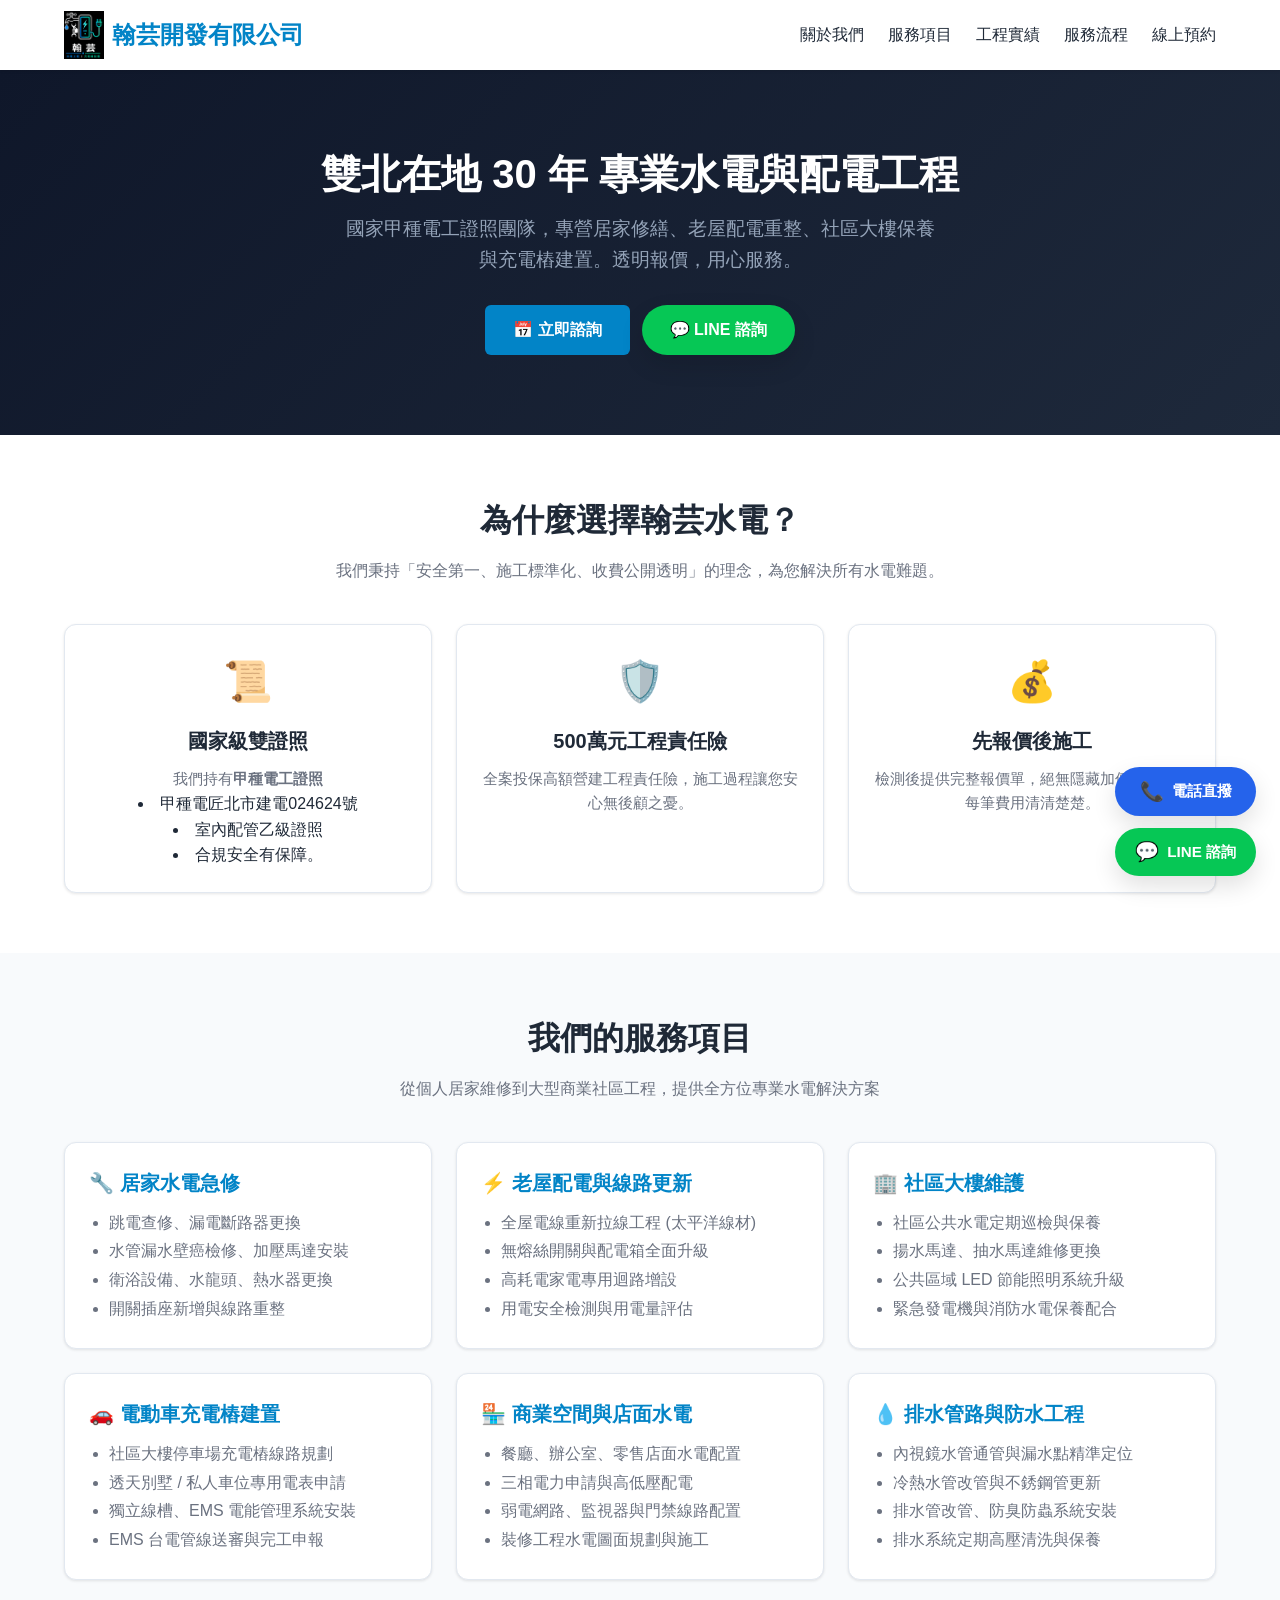
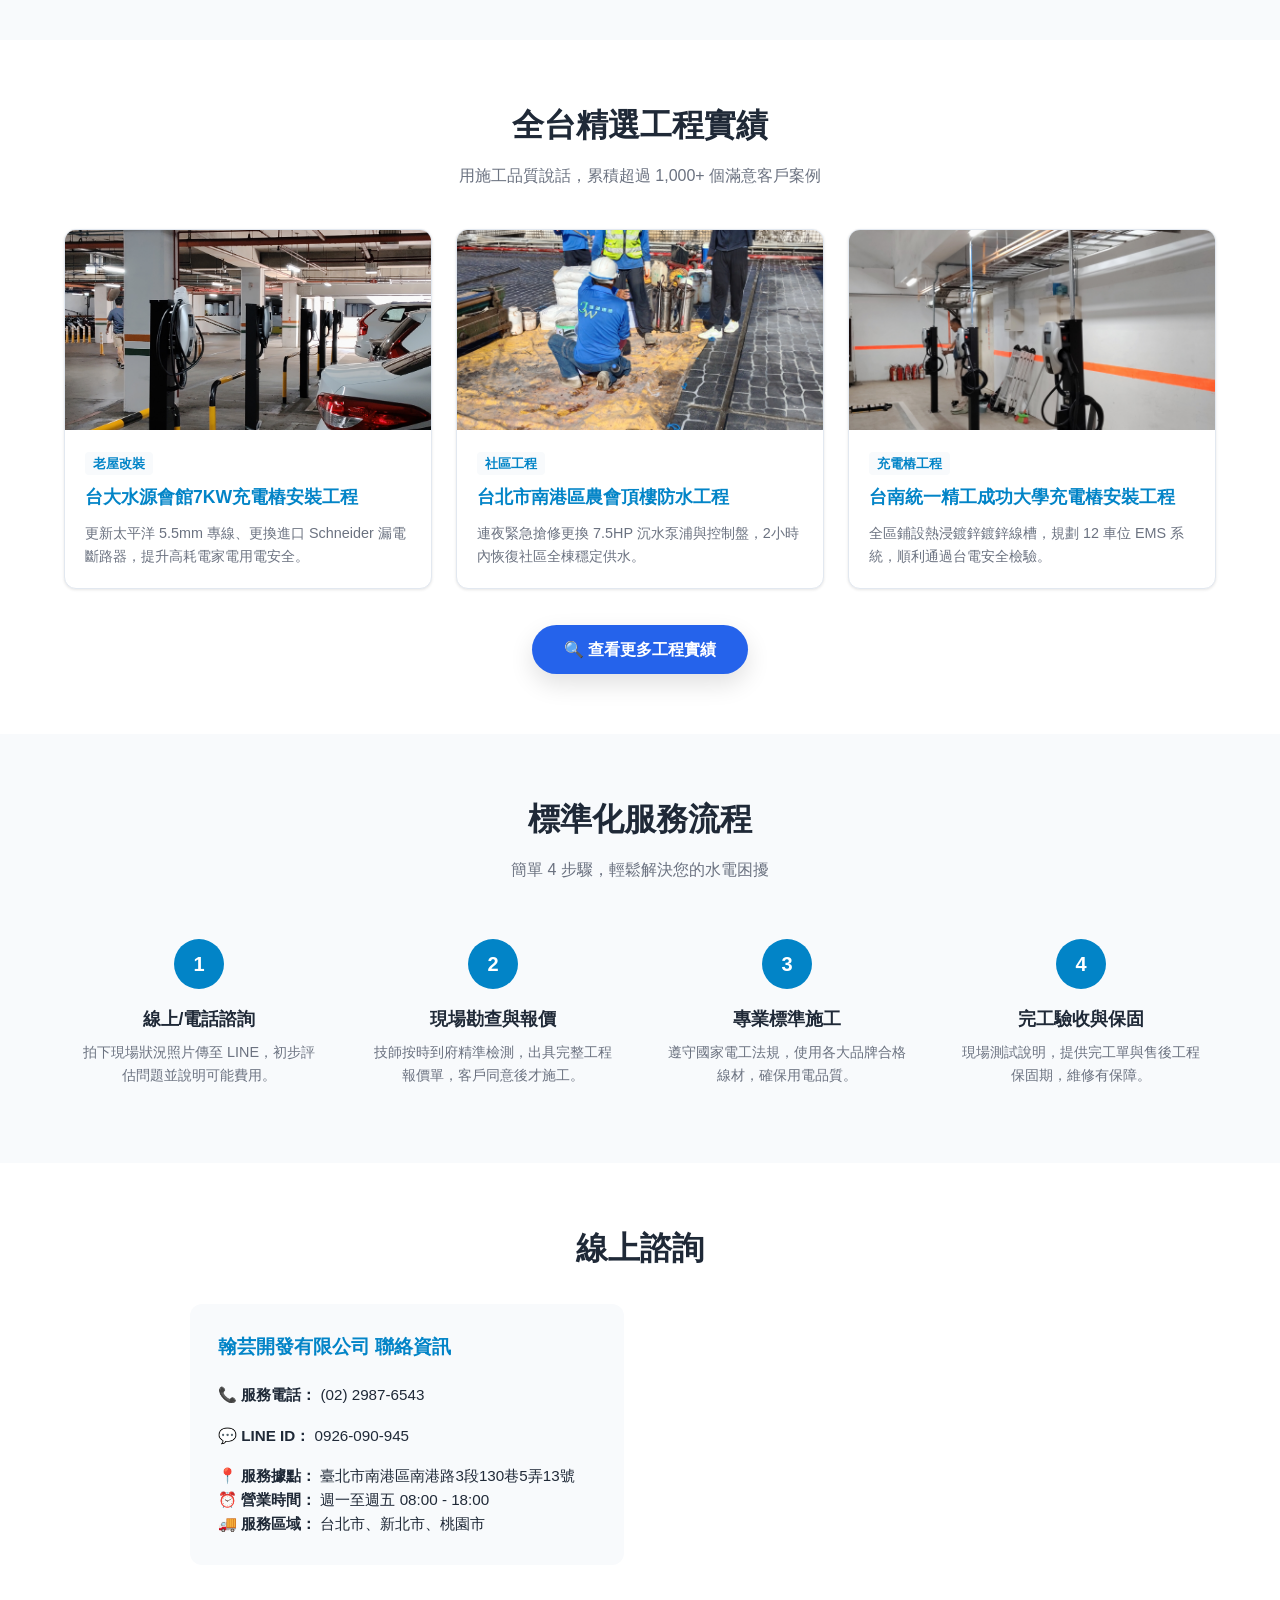
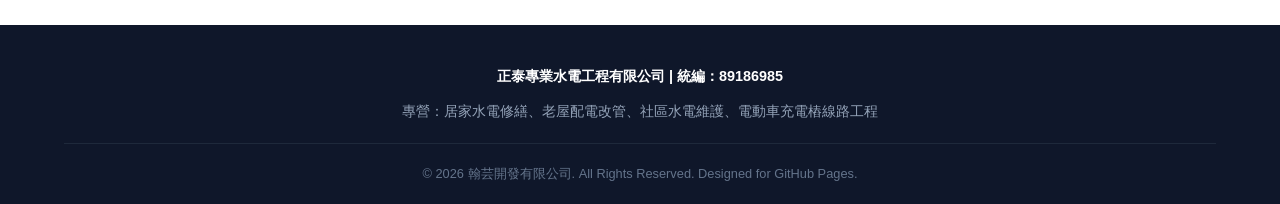
<file: index.html>
<!DOCTYPE html>
<html lang="zh-TW">
<head>
    <meta charset="UTF-8">
    <meta name="viewport" content="width=device-width, initial-scale=1.0">
    
    <!-- <seo資訊> -->
    <title>充電樁、社區水電維修、充電樁安裝｜翰芸開發有限公司</title>
    <meta name="description" content="翰芸開發有限公司提供台北、新北、桃園地區專業水電修繕、老屋配電箱翻新、社區大樓電動車充電樁配線施工。持國家甲種電工證照，價格透明、售後保固，歡迎 LINE 即時預約免費諮詢。">
    <meta name="keywords" content="台北水電維修, 新北水電工程, 水管漏水檢修, 社區水電保養, 充電樁安裝,漏水,牆壁漏水,">
    <link rel="canonical" href="https://www.zhengtai-plumbing.com.tw/">

    <meta property="og:title" content="【雙北水電維修工程】專業水電修繕與社區大樓保養｜翰芸開發">
    <meta property="og:description" content="持國家甲種電工證照，專營居家水電修繕、配電箱重整、商業空間配線與社區定期維護。施工透明、安全有保障。">
    <meta property="og:type" content="website">
    <meta property="og:url" content="https://www.zhengtai-plumbing.com.tw/">
    <meta property="og:image" content="https://images.unsplash.com/photo-1621905251189-08b45d6a269e?auto=format&fit=crop&w=1200&q=80">

   <script type="application/ld+json">
{
  "@context": "https://schema.org",
  "@type": "Plumber",
  "name": "翰芸開發有限公司",
  "image": "https://images.unsplash.com/photo-1621905251189-08b45d6a269e?auto=format&fit=crop&w=1200&q=80",
  "@id": "https://www.zhengtai-plumbing.com.tw/",
  "url": "https://www.zhengtai-plumbing.com.tw/",
  "telephone": "+886-2-29876543",
  "priceRange": "$$",
  "address": {
    "@type": "PostalAddress",
    "streetAddress": "南港路3段130巷5弄13號1樓",
    "addressLocality": "南港區",
    "addressRegion": "台北市",
    "postalCode": "115",
    "addressCountry": "TW"
  },
  "geo": {
    "@type": "GeoCoordinates",
    "latitude": 25.0540,
    "longitude": 121.5873
  },
  "openingHoursSpecification": [
    {
      "@type": "OpeningHoursSpecification",
      "dayOfWeek": ["Monday", "Tuesday", "Wednesday", "Thursday", "Friday", "Saturday"],
      "opens": "08:00",
      "closes": "20:00"
    }
  ],
  "areaServed": [
    {"@type": "City", "name": "台北市"},
    {"@type": "City", "name": "新北市"},
    {"@type": "City", "name": "桃園市"}
  ]
}
</script>

    <link rel="stylesheet" href="style.css">
</head>
<body>
    <header class="site-header">
        <div class="container navbar">
            <a href="#" class="logo" style="display: flex; align-items: center; gap: 8px;">
                <img src="8888.png" alt="翰芸開發" width="40" height="40" />
                <span>翰芸開發有限公司</span>
            </a>
            
            <!-- 新增：手機版漢堡按鈕 -->
            <div class="menu-toggle" id="mobile-menu">
                <span class="bar"></span>
                <span class="bar"></span>
                <span class="bar"></span>
            </div>

            <!-- 加入 id="nav-links" 以便 JS 控制 -->
            <ul class="nav-links" id="nav-links">
                <li><a href="#about">關於我們</a></li>
                <li><a href="#services">服務項目</a></li>
                <li><a href="#cases">工程實績</a></li>
                <li><a href="#process">服務流程</a></li>
                <li><a href="#contact">線上預約</a></li>
            </ul>
        </div>
    </header>

    <section class="hero">
        <div class="container">
            <h1>雙北在地 30 年 專業水電與配電工程</h1>
            <p>國家甲種電工證照團隊，專營居家修繕、老屋配電重整、社區大樓保養與充電樁建置。透明報價，用心服務。</p>
            <div style="display: flex; gap: 12px; justify-content: center; flex-wrap: wrap;">
                <a href="#contact" class="btn-submit" style="display: inline-block; width: auto; padding: 12px 28px; text-decoration: none;">📅 立即諮詢</a>
                <a href="https://line.me/ti/p/2HcEAuD7VN" target="_blank" class="float-btn line" style="position: static; padding: 12px 28px; font-size: 1rem;">💬 LINE 諮詢</a>
            </div>
        </div>
    </section>

    <section id="about" class="section">
        <div class="container">
            <h2 class="section-title">為什麼選擇翰芸水電？</h2>
            <p class="section-subtitle">我們秉持「安全第一、施工標準化、收費公開透明」的理念，為您解決所有水電難題。</p>
            <div class="grid-3">
                <div class="card" style="text-align: center;">
                    <div style="font-size: 2.5rem; margin-bottom: 12px;">📜</div>
                    <h3 class="card-title" style="color: var(--text-dark);">國家級雙證照</h3>
                    <p style="color: var(--text-muted); font-size: 0.95rem;">我們持有<b>甲種電工證照</b><li>甲種電匠北市建電024624號<li>室內配管乙級證照<li>合規安全有保障。</p>
                </div>
                <div class="card" style="text-align: center;">
                    <div style="font-size: 2.5rem; margin-bottom: 12px;">🛡️</div>
                    <h3 class="card-title" style="color: var(--text-dark);">500萬元工程責任險</h3>
                    <p style="color: var(--text-muted); font-size: 0.95rem;">全案投保高額營建工程責任險，施工過程讓您安心無後顧之憂。</p>
                </div>
                <div class="card" style="text-align: center;">
                    <div style="font-size: 2.5rem; margin-bottom: 12px;">💰</div>
                    <h3 class="card-title" style="color: var(--text-dark);">先報價後施工</h3>
                    <p style="color: var(--text-muted); font-size: 0.95rem;">檢測後提供完整報價單，絕無隱藏加價項目，讓每筆費用清清楚楚。</p>
                </div>
            </div>
        </div>
    </section>

    <section id="services" class="section section-alt">
        <div class="container">
            <h2 class="section-title">我們的服務項目</h2>
            <p class="section-subtitle">從個人居家維修到大型商業社區工程，提供全方位專業水電解決方案</p>
            <div class="grid-3">
                <div class="card">
                    <h3 class="card-title">🔧 居家水電急修</h3>
                    <ul style="color: var(--text-muted); padding-left: 20px; line-height: 1.8;">
                        <li>跳電查修、漏電斷路器更換</li>
                        <li>水管漏水壁癌檢修、加壓馬達安裝</li>
                        <li>衛浴設備、水龍頭、熱水器更換</li>
                        <li>開關插座新增與線路重整</li>
                    </ul>
                </div>
                <div class="card">
                    <h3 class="card-title">⚡ 老屋配電與線路更新</h3>
                    <ul style="color: var(--text-muted); padding-left: 20px; line-height: 1.8;">
                        <li>全屋電線重新拉線工程 (太平洋線材)</li>
                        <li>無熔絲開關與配電箱全面升級</li>
                        <li>高耗電家電專用迴路增設</li>
                        <li>用電安全檢測與用電量評估</li>
                    </ul>
                </div>
                <div class="card">
                    <h3 class="card-title">🏢 社區大樓維護</h3>
                    <ul style="color: var(--text-muted); padding-left: 20px; line-height: 1.8;">
                        <li>社區公共水電定期巡檢與保養</li>
                        <li>揚水馬達、抽水馬達維修更換</li>
                        <li>公共區域 LED 節能照明系統升級</li>
                        <li>緊急發電機與消防水電保養配合</li>
                    </ul>
                </div>
                <div class="card">
                    <h3 class="card-title">🚗 電動車充電樁建置</h3>
                    <ul style="color: var(--text-muted); padding-left: 20px; line-height: 1.8;">
                        <li>社區大樓停車場充電樁線路規劃</li>
                        <li>透天別墅 / 私人車位專用電表申請</li>
                        <li>獨立線槽、EMS 電能管理系統安裝</li>
                        <li>EMS 台電管線送審與完工申報</li>
                    </ul>
                </div>
                <div class="card">
                    <h3 class="card-title">🏪 商業空間與店面水電</h3>
                    <ul style="color: var(--text-muted); padding-left: 20px; line-height: 1.8;">
                        <li>餐廳、辦公室、零售店面水電配置</li>
                        <li>三相電力申請與高低壓配電</li>
                        <li>弱電網路、監視器與門禁線路配置</li>
                        <li>裝修工程水電圖面規劃與施工</li>
                    </ul>
                </div>
                <div class="card">
                    <h3 class="card-title">💧 排水管路與防水工程</h3>
                    <ul style="color: var(--text-muted); padding-left: 20px; line-height: 1.8;">
                        <li>內視鏡水管通管與漏水點精準定位</li>
                        <li>冷熱水管改管與不銹鋼管更新</li>
                        <li>排水管改管、防臭防蟲系統安裝</li>
                        <li>排水系統定期高壓清洗與保養</li>
                    </ul>
                </div>
            </div>
        </div>
    </section>

<section id="cases" class="section">
    <div class="container">
        <h2 class="section-title">全台精選工程實績</h2>
        <p class="section-subtitle">用施工品質說話，累積超過 1,000+ 個滿意客戶案例</p>
        
        <div class="grid-3">
            <div class="card" style="padding: 0; overflow: hidden;">
                <img src="img_1_0002.jpg" alt="台大水源會館7KW充電樁安裝工程" loading="lazy" style="width: 100%; height: 200px; object-fit: cover;">
                <div style="padding: 20px;">
                    <span style="font-size: 0.8rem; background: var(--bg-light); color: var(--primary-color); padding: 4px 8px; border-radius: 4px; font-weight: bold;">老屋改裝</span>
                    <h3 class="card-title" style="margin-top: 8px; font-size: 1.1rem;">台大水源會館7KW充電樁安裝工程</h3>
                    <p style="color: var(--text-muted); font-size: 0.9rem;">更新太平洋 5.5mm 專線、更換進口 Schneider 漏電斷路器，提升高耗電家電用電安全。</p>
                </div>
            </div>
            <div class="card" style="padding: 0; overflow: hidden;">
                <img src="img_2_0001.jpg" alt="台北市南港區農會頂樓防水工程" loading="lazy" style="width: 100%; height: 200px; object-fit: cover;">
                <div style="padding: 20px;">
                    <span style="font-size: 0.8rem; background: var(--bg-light); color: var(--primary-color); padding: 4px 8px; border-radius: 4px; font-weight: bold;">社區工程</span>
                    <h3 class="card-title" style="margin-top: 8px; font-size: 1.1rem;">台北市南港區農會頂樓防水工程</h3>
                    <p style="color: var(--text-muted); font-size: 0.9rem;">連夜緊急搶修更換 7.5HP 沉水泵浦與控制盤，2小時內恢復社區全棟穩定供水。</p>
                </div>
            </div>
            <div class="card" style="padding: 0; overflow: hidden;">
                <img src="img_3_0001.jpg" alt="社區大樓電動車充電樁安裝工程" loading="lazy" style="width: 100%; height: 200px; object-fit: cover;">
                <div style="padding: 20px;">
                    <span style="font-size: 0.8rem; background: var(--bg-light); color: var(--primary-color); padding: 4px 8px; border-radius: 4px; font-weight: bold;">充電樁工程</span>
                    <h3 class="card-title" style="margin-top: 8px; font-size: 1.1rem;">台南統一精工成功大學充電樁安裝工程</h3>
                    <p style="color: var(--text-muted); font-size: 0.9rem;">全區鋪設熱浸鍍鋅鍍鋅線槽，規劃 12 車位 EMS 系統，順利通過台電安全檢驗。</p>
                </div>
            </div>
        </div>

        <div style="text-align: center; margin-top: 36px;">
            <a href="cases.html" class="float-btn phone" style="display: inline-flex; width: auto; padding: 12px 32px; font-size: 1rem; text-decoration: none;">🔍 查看更多工程實績</a>
        </div>
    </div>
</section>

    <section id="process" class="section section-alt">
        <div class="container">
            <h2 class="section-title">標準化服務流程</h2>
            <p class="section-subtitle">簡單 4 步驟，輕鬆解決您的水電困擾</p>
            <div class="grid-3" style="grid-template-columns: repeat(auto-fit, minmax(220px, 1fr));">
                <div style="text-align: center; padding: 16px;">
                    <div style="width: 50px; height: 50px; background: var(--primary-color); color: white; border-radius: 50%; display: flex; align-items: center; justify-content: center; font-size: 1.25rem; font-weight: bold; margin: 0 auto 16px auto;">1</div>
                    <h3 style="font-size: 1.1rem; margin-bottom: 8px;">線上/電話諮詢</h3>
                    <p style="color: var(--text-muted); font-size: 0.9rem;">拍下現場狀況照片傳至 LINE，初步評估問題並說明可能費用。</p>
                </div>
                <div style="text-align: center; padding: 16px;">
                    <div style="width: 50px; height: 50px; background: var(--primary-color); color: white; border-radius: 50%; display: flex; align-items: center; justify-content: center; font-size: 1.25rem; font-weight: bold; margin: 0 auto 16px auto;">2</div>
                    <h3 style="font-size: 1.1rem; margin-bottom: 8px;">現場勘查與報價</h3>
                    <p style="color: var(--text-muted); font-size: 0.9rem;">技師按時到府精準檢測，出具完整工程報價單，客戶同意後才施工。</p>
                </div>
                <div style="text-align: center; padding: 16px;">
                    <div style="width: 50px; height: 50px; background: var(--primary-color); color: white; border-radius: 50%; display: flex; align-items: center; justify-content: center; font-size: 1.25rem; font-weight: bold; margin: 0 auto 16px auto;">3</div>
                    <h3 style="font-size: 1.1rem; margin-bottom: 8px;">專業標準施工</h3>
                    <p style="color: var(--text-muted); font-size: 0.9rem;">遵守國家電工法規，使用各大品牌合格線材，確保用電品質。</p>
                </div>
                <div style="text-align: center; padding: 16px;">
                    <div style="width: 50px; height: 50px; background: var(--primary-color); color: white; border-radius: 50%; display: flex; align-items: center; justify-content: center; font-size: 1.25rem; font-weight: bold; margin: 0 auto 16px auto;">4</div>
                    <h3 style="font-size: 1.1rem; margin-bottom: 8px;">完工驗收與保固</h3>
                    <p style="color: var(--text-muted); font-size: 0.9rem;">現場測試說明，提供完工單與售後工程保固期，維修有保障。</p>
                </div>
            </div>
        </div>
    </section>

    <section id="contact" class="section">
        <div class="container" style="max-width: 900px;">
            <h2 class="section-title">線上諮詢</h2>
            <div style="display: grid; grid-template-columns: repeat(auto-fit, minmax(300px, 1fr)); gap: 32px; margin-top: 30px;">
                <div style="background: var(--bg-light); padding: 28px; border-radius: var(--radius-lg);">
                    <h3 style="font-size: 1.2rem; margin-bottom: 20px; color: var(--primary-color);">翰芸開發有限公司 聯絡資訊</h3>
                    <div style="display: flex; flex-direction: column; gap: 16px; color: var(--text-dark); font-size: 0.95rem;">
                        <div>📞 <strong>服務電話：</strong> <a href="tel:0229876543">(02) 2987-6543</a></div>
                        <div>💬 <strong>LINE ID：</strong> <a href="https://line.me/ti/p/2HcEAuD7VN">0926-090-945</div>
                        <div>📍 <strong>服務據點：</strong> 臺北市南港區南港路3段130巷5弄13號</div>
                        <div>⏰ <strong>營業時間：</strong> 週一至週五 08:00 - 18:00 </div>
                        <div>🚚 <strong>服務區域：</strong> 台北市、新北市、桃園市</div>
                    </div>
                </div>
            </div>
        </div>
    </section>

    <footer style="background-color: #0f172a; color: #94a3b8; padding: 40px 0 20px 0; text-align: center; font-size: 0.9rem;">
        <div class="container">
            <p style="margin-bottom: 12px; font-weight: bold; color: white;">正泰專業水電工程有限公司 | 統編：89186985</p>
            <p style="margin-bottom: 20px;">專營：居家水電修繕、老屋配電改管、社區水電維護、電動車充電樁線路工程</p>
            <p style="font-size: 0.8rem; border-top: 1px solid #1e293b; padding-top: 20px; color: #64748b;">
                © 2026 翰芸開發有限公司. All Rights Reserved. Designed for GitHub Pages.
            </p>
        </div>
    </footer>

    <div class="sticky-contact-group">
        <a href="tel:0926-090-945" class="float-btn phone">
            <span class="icon">📞</span>
            <span class="btn-text">電話直撥</span>
        </a>
        <a href="https://line.me/ti/p/2HcEAuD7VN" target="_blank" rel="noopener noreferrer" class="float-btn line">
            <span class="icon">💬</span>
            <span class="btn-text">LINE 諮詢</span>
        </a>
    </div>
    <script>
        document.addEventListener('DOMContentLoaded', function() {
            const mobileMenu = document.getElementById('mobile-menu');
            const navLinks = document.getElementById('nav-links');

            mobileMenu.addEventListener('click', function() {
                navLinks.classList.toggle('active');
            });

            const links = navLinks.querySelectorAll('a');
            links.forEach(link => {
                link.addEventListener('click', () => {
                    navLinks.classList.remove('active');
                });
            });
        });
    </script>
</body>
</html>
</file>
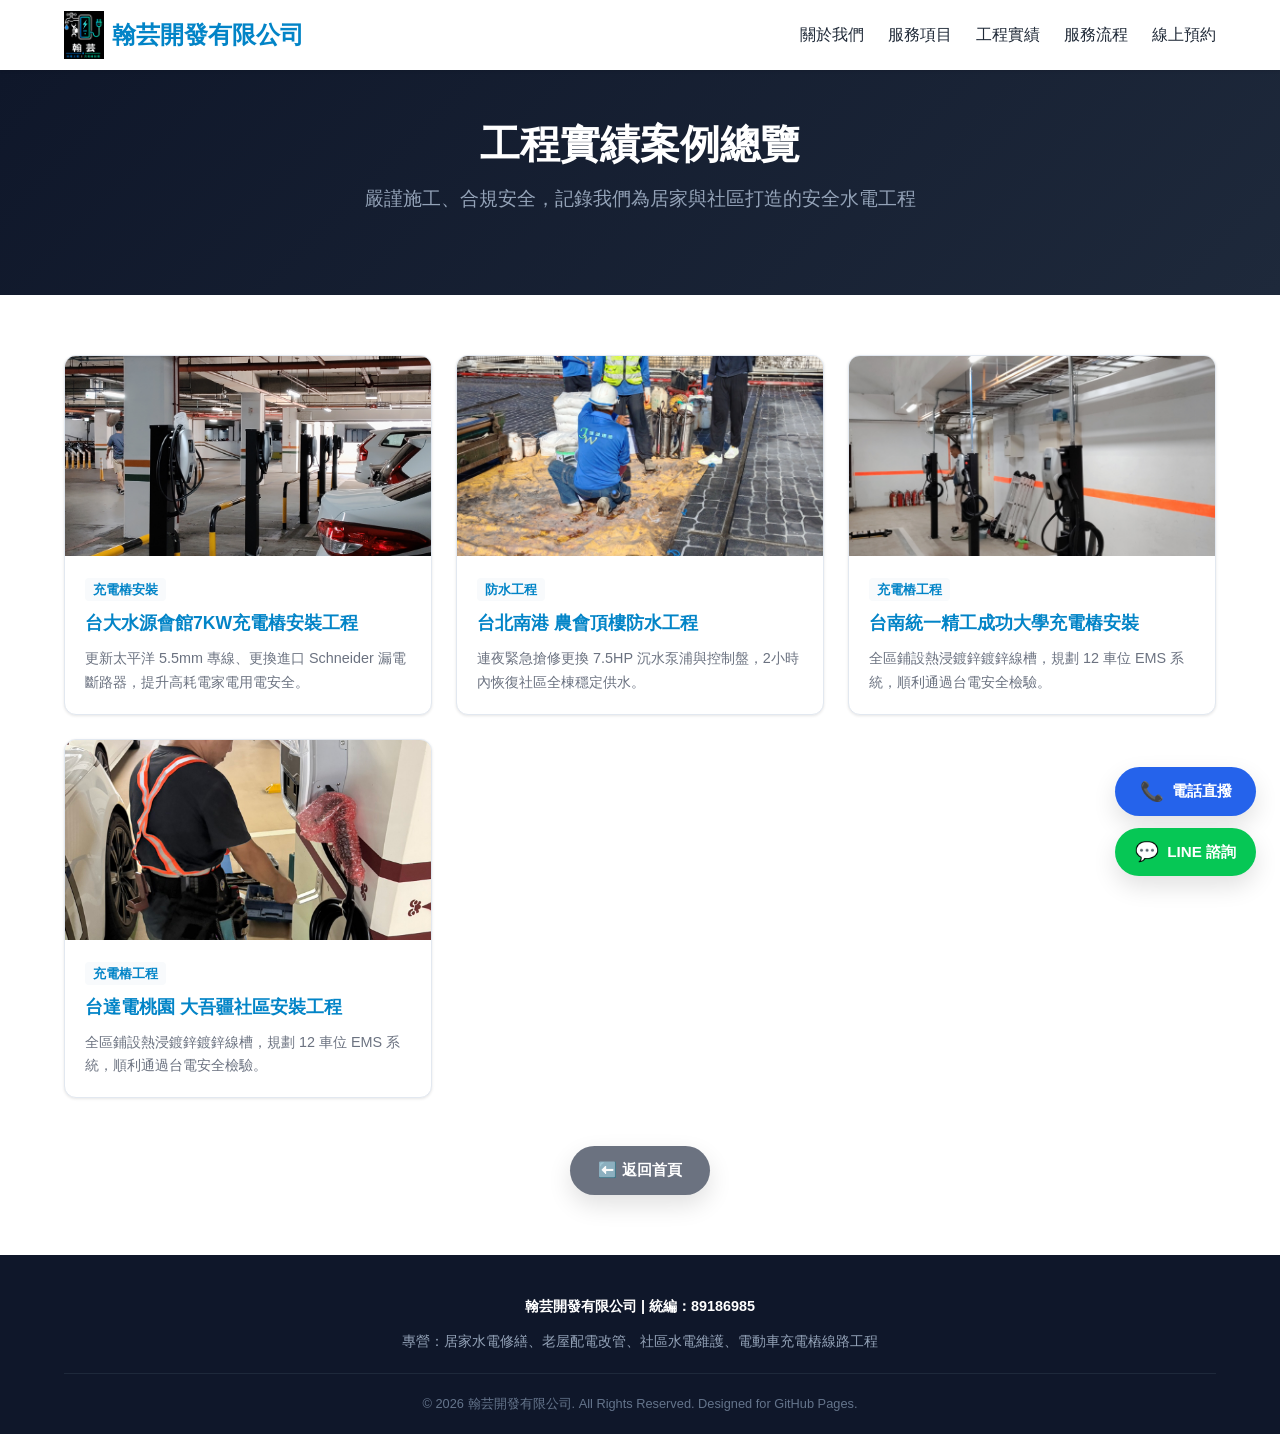
<file: cases.html>
<!DOCTYPE html>
<html lang="zh-TW">
<head>
    <meta charset="UTF-8">
    <meta name="viewport" content="width=device-width, initial-scale=1.0">
    <title>工程實績案例總覽｜翰芸開發有限公司</title>
    <meta name="description" content="翰芸開發有限公司歷年工程實績總覽，包含居家老屋配電重整、社區大樓水電維護、電動車充電樁建置與商業空間水電工程案例。">
    <link rel="stylesheet" href="style.css">
</head>
<body>

    <!-- 頁首導覽列 -->
    <header class="site-header">
        <div class="container navbar">
            <a href="#" class="logo" style="display: flex; align-items: center; gap: 8px;">
                <img src="8888.png" alt="翰芸開發" width="40" height="40" />
                <span>翰芸開發有限公司</span>
            </a>
            
            <!-- 新增：手機版漢堡按鈕 -->
            <div class="menu-toggle" id="mobile-menu">
                <span class="bar"></span>
                <span class="bar"></span>
                <span class="bar"></span>
            </div>

            <!-- 加入 id="nav-links" 以便 JS 控制 -->
            <ul class="nav-links" id="nav-links">
                <li><a href="index.html">關於我們</a></li>
                <li><a href="index.html">服務項目</a></li>
                <li><a href="index.html">工程實績</a></li>
                <li><a href="index.html">服務流程</a></li>
                <li><a href="index.html">線上預約</a></li>
            </ul>
        </div>
    </header>

    <!-- 頁面 Banner 區塊 -->
    <section class="hero" style="padding: 50px 0;">
        <div class="container">
            <h1>工程實績案例總覽</h1>
            <p>嚴謹施工、合規安全，記錄我們為居家與社區打造的安全水電工程</p>
        </div>
    </section>

    <!-- 工程實績列表 -->
    <section class="section">
        <div class="container">
            <div class="grid-3">

                <!-- 案例 1 -->
                <div class="card" style="padding: 0; overflow: hidden;">
                    <img src="img_1_0002.jpg" loading="lazy" style="width: 100%; height: 200px; object-fit: cover;">
                    <div style="padding: 20px;">
                        <span style="font-size: 0.8rem; background: var(--bg-light); color: var(--primary-color); padding: 4px 8px; border-radius: 4px; font-weight: bold;">充電樁安裝</span>
                        <h3 class="card-title" style="margin-top: 8px; font-size: 1.1rem;">台大水源會館7KW充電樁安裝工程</h3>
                        <p style="color: var(--text-muted); font-size: 0.9rem;">更新太平洋 5.5mm 專線、更換進口 Schneider 漏電斷路器，提升高耗電家電用電安全。</p>
                    </div>
                </div>

                <!-- 案例 2 -->
                <div class="card" style="padding: 0; overflow: hidden;">
                    <img src="img_2_0001.jpg" alt="台北市南港區農會頂樓防水工程" loading="lazy" style="width: 100%; height: 200px; object-fit: cover;">
                    <div style="padding: 20px;">
                        <span style="font-size: 0.8rem; background: var(--bg-light); color: var(--primary-color); padding: 4px 8px; border-radius: 4px; font-weight: bold;">防水工程</span>
                        <h3 class="card-title" style="margin-top: 8px; font-size: 1.1rem;">台北南港 農會頂樓防水工程</h3>
                        <p style="color: var(--text-muted); font-size: 0.9rem;">連夜緊急搶修更換 7.5HP 沉水泵浦與控制盤，2小時內恢復社區全棟穩定供水。</p>
                    </div>
                </div>

                <!-- 案例 3 -->
                <div class="card" style="padding: 0; overflow: hidden;">
                    <img src="img_3_0001.jpg" alt="社區大樓電動車充電樁工程" loading="lazy" style="width: 100%; height: 200px; object-fit: cover;">
                    <div style="padding: 20px;">
                        <span style="font-size: 0.8rem; background: var(--bg-light); color: var(--primary-color); padding: 4px 8px; border-radius: 4px; font-weight: bold;">充電樁工程</span>
                        <h3 class="card-title" style="margin-top: 8px; font-size: 1.1rem;">台南統一精工成功大學充電樁安裝</h3>
                        <p style="color: var(--text-muted); font-size: 0.9rem;">全區鋪設熱浸鍍鋅鍍鋅線槽，規劃 12 車位 EMS 系統，順利通過台電安全檢驗。</p>
                    </div>
                </div>
                <!-- 案例 4 -->
                <div class="card" style="padding: 0; overflow: hidden;">
                    <img src="img_4_0002.jpg" alt="台達電桃園 大吾疆社區安裝實績" loading="lazy" style="width: 100%; height: 200px; object-fit: cover;">
                    <div style="padding: 20px;">
                        <span style="font-size: 0.8rem; background: var(--bg-light); color: var(--primary-color); padding: 4px 8px; border-radius: 4px; font-weight: bold;">充電樁工程</span>
                        <h3 class="card-title" style="margin-top: 8px; font-size: 1.1rem;">台達電桃園 大吾疆社區安裝工程</h3>
                        <p style="color: var(--text-muted); font-size: 0.9rem;">全區鋪設熱浸鍍鋅鍍鋅線槽，規劃 12 車位 EMS 系統，順利通過台電安全檢驗。</p>
                    </div>
                </div>

                <!-- 💡 未來有新案例時，複製下方區塊即可新增 💡 -->
                <!-- 
                <div class="card" style="padding: 0; overflow: hidden;">
                    <img src="圖片網址" alt="案例名稱" loading="lazy" style="width: 100%; height: 200px; object-fit: cover;">
                    <div style="padding: 20px;">
                        <span style="font-size: 0.8rem; background: var(--bg-light); color: var(--primary-color); padding: 4px 8px; border-radius: 4px; font-weight: bold;">案例類別</span>
                        <h3 class="card-title" style="margin-top: 8px; font-size: 1.1rem;">案例標題</h3>
                        <p style="color: var(--text-muted); font-size: 0.9rem;">案例簡介說明文字...</p>
                    </div>
                </div>
                -->

            </div>

            <!-- 返回首頁按鈕 -->
            <div style="text-align: center; margin-top: 48px;">
                <a href="index.html" class="float-btn" style="display: inline-flex; width: auto; padding: 12px 28px; background-color: var(--text-muted);">⬅️ 返回首頁</a>
            </div>
        </div>
    </section>

    <!-- 頁尾 Section -->
    <footer style="background-color: #0f172a; color: #94a3b8; padding: 40px 0 20px 0; text-align: center; font-size: 0.9rem;">
        <div class="container">
            <p style="margin-bottom: 12px; font-weight: bold; color: white;">翰芸開發有限公司 | 統編：89186985</p>
            <p style="margin-bottom: 20px;">專營：居家水電修繕、老屋配電改管、社區水電維護、電動車充電樁線路工程</p>
            <p style="font-size: 0.8rem; border-top: 1px solid #1e293b; padding-top: 20px; color: #64748b;">
                © 2026 翰芸開發有限公司. All Rights Reserved. Designed for GitHub Pages.
            </p>
        </div>
    </footer>

    <!-- 常駐右下角 LINE & 電話雙按鈕 -->
    <div class="sticky-contact-group">
        <a href="tel:0926090945" class="float-btn phone">
            <span class="icon">📞</span>
            <span class="btn-text">電話直撥</span>
        </a>
        <a href="https://line.me/ti/p/2HcEAuD7VN" target="_blank" rel="noopener noreferrer" class="float-btn line">
            <span class="icon">💬</span>
            <span class="btn-text">LINE 諮詢</span>
        </a>
    </div>
    <script>
        document.addEventListener('DOMContentLoaded', function() {
            const mobileMenu = document.getElementById('mobile-menu');
            const navLinks = document.getElementById('nav-links');

            mobileMenu.addEventListener('click', function() {
                navLinks.classList.toggle('active');
            });

            const links = navLinks.querySelectorAll('a');
            links.forEach(link => {
                link.addEventListener('click', () => {
                    navLinks.classList.remove('active');
                });
            });
        });
    </script>
</body>
</html>
</file>
<file: style.css>
/* ==========================================================================
   1. 全局變數與基礎重置 (Variables & Reset)
   ========================================================================== */
:root {
  --primary-color: #0284c7;    /* 專業水電藍 */
  --primary-dark: #0369a1;     /* 暗藍（懸停） */
  --accent-color: #f59e0b;     /* 強調金黃（警示/重點） */
  --line-green: #06c755;       /* LINE 官方標準綠 */
  --phone-blue: #2563eb;       /* 電話直撥藍 */
  --text-dark: #1f2937;        /* 主要文字（深灰黑） */
  --text-muted: #6b7280;       /* 次要文字（中灰） */
  --bg-light: #f8fafc;         /* 區域背景淺灰 */
  --bg-white: #ffffff;
  --border-color: #e2e8f0;
  
  --container-width: 1200px;
  --radius-sm: 6px;
  --radius-lg: 12px;
  --shadow-sm: 0 1px 3px rgba(0,0,0,0.1);
  --shadow-lg: 0 10px 25px rgba(0,0,0,0.12);
}

*, *::before, *::after {
  box-sizing: border-box;
  margin: 0;
  padding: 0;
}

html {
  scroll-behavior: smooth;
  font-size: 16px;
}

body {
  font-family: -apple-system, BlinkMacSystemFont, "Segoe UI", Roboto, "Helvetica Neue", Arial, "Microsoft JhengHei", sans-serif;
  color: var(--text-dark);
  background-color: var(--bg-white);
  line-height: 1.6;
}

img {
  max-width: 100%;
  height: auto;
  display: block;
}

a {
  color: inherit;
  text-decoration: none;
}

/* ==========================================================================
   2. 通用版面排版 (Layout & Utilities)
   ========================================================================== */
.container {
  width: 90%;
  max-width: var(--container-width);
  margin: 0 auto;
}

.section {
  padding: 60px 0;
}

.section-alt {
  background-color: var(--bg-light);
}

.section-title {
  text-align: center;
  font-size: 2rem;
  margin-bottom: 12px;
  color: var(--text-dark);
}

.section-subtitle {
  text-align: center;
  color: var(--text-muted);
  margin-bottom: 40px;
}

/* ==========================================================================
   3. 頁首與導覽列 (Header & Navigation)
   ========================================================================== */
.site-header {
  position: sticky;
  top: 0;
  background-color: var(--bg-white);
  box-shadow: var(--shadow-sm);
  z-index: 100;
}

.navbar {
  display: flex;
  justify-content: space-between;
  align-items: center;
  height: 70px;
}

.logo {
  font-size: 1.5rem;
  font-weight: 700;
  color: var(--primary-color);
}

.nav-links {
  display: flex;
  gap: 24px;
  list-style: none;
}

.nav-links a {
  font-weight: 500;
  transition: color 0.2s ease;
}

.nav-links a:hover {
  color: var(--primary-color);
}

.menu-toggle {
  display: none;
  flex-direction: column;
  cursor: pointer;
  gap: 5px;
  z-index: 101; /* 確保按鈕在選單上方 */
}

.menu-toggle .bar {
  width: 25px;
  height: 3px;
  background-color: var(--primary-color);
  border-radius: 3px;
  transition: all 0.3s ease;
}
/* ==========================================================================
   4. 主視覺英雄區 (Hero Section)
   ========================================================================== */
.hero {
  background: linear-gradient(135deg, #0f172a 0%, #1e293b 100%);
  color: var(--bg-white);
  padding: 80px 0;
  text-align: center;
}

.hero h1 {
  font-size: 2.5rem;
  margin-bottom: 16px;
  line-height: 1.2;
}

.hero p {
  font-size: 1.2rem;
  color: #94a3b8;
  max-width: 600px;
  margin: 0 auto 30px auto;
}

/* ==========================================================================
   5. 卡片網格（服務項目 / 工程實績） (Cards & Grid)
   ========================================================================== */
.grid-3 {
  display: grid;
  grid-template-columns: repeat(auto-fit, minmax(280px, 1fr));
  gap: 24px;
}

.card {
  background: var(--bg-white);
  border: 1px solid var(--border-color);
  border-radius: var(--radius-lg);
  padding: 24px;
  box-shadow: var(--shadow-sm);
  transition: transform 0.2s ease, box-shadow 0.2s ease;
}

.card:hover {
  transform: translateY(-4px);
  box-shadow: var(--shadow-lg);
}

.card-title {
  font-size: 1.25rem;
  margin-bottom: 10px;
  color: var(--primary-color);
}


/* ==========================================================================
   7. 常駐右下角 LINE & 電話浮動按鈕 (Floating Action Buttons)
   ========================================================================== */
.sticky-contact-group {
  position: fixed;
  bottom: 24px;
  right: 24px;
  display: flex;
  flex-direction: column;
  gap: 12px;
  z-index: 999;
}

.float-btn {
  display: flex;
  align-items: center;
  justify-content: center;
  gap: 8px;
  padding: 12px 20px;
  border-radius: 50px;
  color: var(--bg-white);
  font-weight: bold;
  font-size: 0.95rem;
  box-shadow: var(--shadow-lg);
  transition: transform 0.2s ease, filter 0.2s ease;
}

.float-btn:hover {
  transform: scale(1.05);
  filter: brightness(1.1);
}

.float-btn.phone {
  background-color: var(--phone-blue);
}

.float-btn.line {
  background-color: var(--line-green);
}

.float-btn .icon {
  font-size: 1.2rem;
  line-height: 1;
}

/* ==========================================================================
   8. 響應式媒體查詢 (Mobile Responsive RWD)
   ========================================================================== */
@media (max-width: 768px) {
  .section {
    padding: 40px 0;
  }

  .hero h1 {
    font-size: 1.8rem;
  }

  /* --- 新增/修改的手機版導覽列與選單樣式 --- */
  .menu-toggle {
    display: flex; /* 手機版顯示漢堡按鈕 */
  }

  .nav-links {
    position: absolute;
    top: 70px; /* 貼齊 header 底部 */
    left: 0;
    width: 100%;
    background-color: var(--bg-white);
    flex-direction: column;
    gap: 0;
    box-shadow: 0 4px 6px rgba(0,0,0,0.1);
    
    /* 預設隱藏並向上平移，展開時才滑出 */
    transform: translateY(-150%);
    opacity: 0;
    transition: transform 0.3s ease, opacity 0.3s ease;
    z-index: -1; 
  }

  /* JS 加入 active 類別時顯示選單 */
  .nav-links.active {
    transform: translateY(0);
    opacity: 1;
    z-index: 99;
  }

  .nav-links li {
    width: 100%;
    text-align: center;
  }

  .nav-links a {
    display: block;
    padding: 16px 0;
    border-top: 1px solid var(--border-color); /* 選單分隔線 */
    font-size: 1.1rem;
  }
  /* --- 結束修改 --- */

  /* 手機端底部按鈕切換為橫向滿版釘選，方便大拇指點擊 */
  .sticky-contact-group {
    bottom: 0;
    right: 0;
    left: 0;
    flex-direction: row;
    gap: 0;
    padding: 8px 12px;
    background-color: rgba(255, 255, 255, 0.95);
    backdrop-filter: blur(5px);
    border-top: 1px solid var(--border-color);
    box-shadow: 0 -2px 10px rgba(0,0,0,0.08);
  }

  .float-btn {
    flex: 1;
    border-radius: var(--radius-sm);
    padding: 10px 0;
    font-size: 0.9rem;
    box-shadow: none;
  }
}

/* ==========================================================================
   新增：工程實績與按鈕通用組件（方便未來擴充 cases.html）
   ========================================================================== */

/* 1. 補上主視覺的按鈕樣式 */
.btn-submit {
  background-color: var(--primary-color);
  color: var(--bg-white);
  border-radius: var(--radius-sm);
  font-weight: bold;
  padding: 12px 28px;
  display: inline-block;
  transition: background-color 0.2s ease, transform 0.2s ease;
}
.btn-submit:hover {
  background-color: var(--primary-dark);
  transform: translateY(-2px);
}

/* 2. 工程實績卡片縮圖 */
.card-img {
  width: 100%;
  height: 200px;
  object-fit: cover;
}

/* 3. 卡片小標籤（如：老屋改裝、社區工程） */
.card-tag {
  font-size: 0.8rem;
  background-color: var(--bg-light);
  color: var(--primary-color);
  padding: 4px 8px;
  border-radius: 4px;
  font-weight: bold;
  display: inline-block;
}

/* 4. 返回/查看更多一般按鈕 */
.btn-secondary {
  display: inline-flex;
  align-items: center;
  justify-content: center;
  padding: 12px 28px;
  background-color: var(--primary-color);
  color: var(--bg-white);
  border-radius: 50px;
  font-weight: bold;
  text-decoration: none;
  transition: transform 0.2s ease, background-color 0.2s ease;
}
.btn-secondary:hover {
  background-color: var(--primary-dark);
  transform: translateY(-2px);
}

.btn-gray {
  background-color: var(--text-muted);
}
.btn-gray:hover {
  background-color: var(--text-dark);
}
</file>
